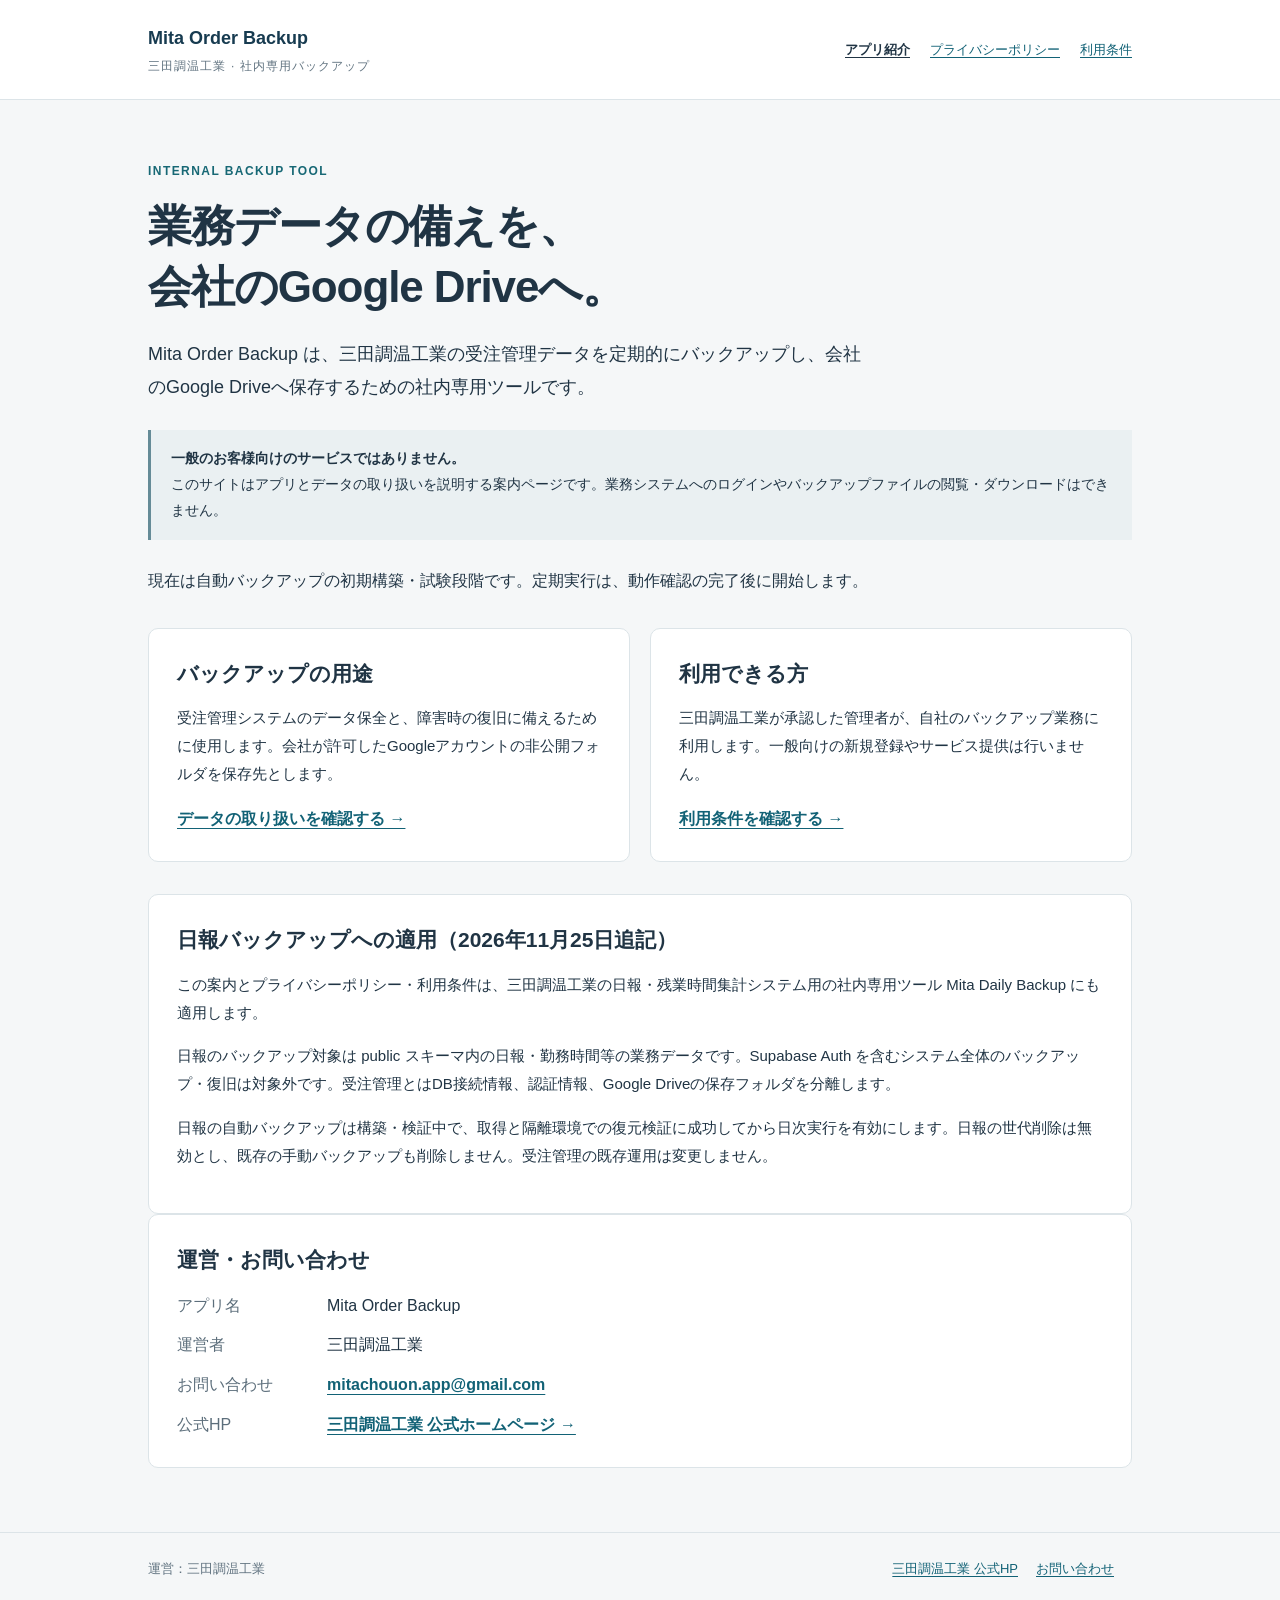
<file: index.html>
<!doctype html>
<html lang="ja"><head><meta charset="utf-8"><meta name="viewport" content="width=device-width, initial-scale=1"><title>Mita Order Backup | 三田調温工業</title><meta name="description" content="三田調温工業の社内専用バックアップアプリ Mita Order Backup のご案内。"><link rel="stylesheet" href="styles.css"></head><body>
<a class="skip" href="#main">本文へ移動</a><header><div class="wrap header-inner"><a class="brand" href="index.html">Mita Order Backup<small>三田調温工業 · 社内専用バックアップ</small></a><nav aria-label="メインナビゲーション"><a href="index.html" aria-current="page">アプリ紹介</a><a href="privacy.html">プライバシーポリシー</a><a href="terms.html">利用条件</a></nav></div></header>
<main id="main"><div class="wrap"><div class="eyebrow">INTERNAL BACKUP TOOL</div><h1>業務データの備えを、<br>会社のGoogle Driveへ。</h1><p class="lead">Mita Order Backup は、三田調温工業の受注管理データを定期的にバックアップし、会社のGoogle Driveへ保存するための社内専用ツールです。</p><div class="note"><strong>一般のお客様向けのサービスではありません。</strong><br>このサイトはアプリとデータの取り扱いを説明する案内ページです。業務システムへのログインやバックアップファイルの閲覧・ダウンロードはできません。</div><p>現在は自動バックアップの初期構築・試験段階です。定期実行は、動作確認の完了後に開始します。</p>
<div class="grid"><section class="card"><h2>バックアップの用途</h2><p>受注管理システムのデータ保全と、障害時の復旧に備えるために使用します。会社が許可したGoogleアカウントの非公開フォルダを保存先とします。</p><a href="privacy.html">データの取り扱いを確認する →</a></section><section class="card"><h2>利用できる方</h2><p>三田調温工業が承認した管理者が、自社のバックアップ業務に利用します。一般向けの新規登録やサービス提供は行いません。</p><a href="terms.html">利用条件を確認する →</a></section></div>
<section class="card"><h2>日報バックアップへの適用（2026年11月25日追記）</h2><p>この案内とプライバシーポリシー・利用条件は、三田調温工業の日報・残業時間集計システム用の社内専用ツール Mita Daily Backup にも適用します。</p><p>日報のバックアップ対象は public スキーマ内の日報・勤務時間等の業務データです。Supabase Auth を含むシステム全体のバックアップ・復旧は対象外です。受注管理とはDB接続情報、認証情報、Google Driveの保存フォルダを分離します。</p><p>日報の自動バックアップは構築・検証中で、取得と隔離環境での復元検証に成功してから日次実行を有効にします。日報の世代削除は無効とし、既存の手動バックアップも削除しません。受注管理の既存運用は変更しません。</p></section>
<section class="card"><h2>運営・お問い合わせ</h2><dl class="meta"><dt>アプリ名</dt><dd>Mita Order Backup</dd><dt>運営者</dt><dd>三田調温工業</dd><dt>お問い合わせ</dt><dd><a href="mailto:mitachouon.app@gmail.com">mitachouon.app@gmail.com</a></dd><dt>公式HP</dt><dd><a href="https://mita-chouon.co.jp/">三田調温工業 公式ホームページ →</a></dd></dl></section></div></main>
<footer><div class="wrap"><span>運営：三田調温工業</span><div><a href="https://mita-chouon.co.jp/">三田調温工業 公式HP</a><a href="mailto:mitachouon.app@gmail.com">お問い合わせ</a></div></div></footer></body></html>
</file>
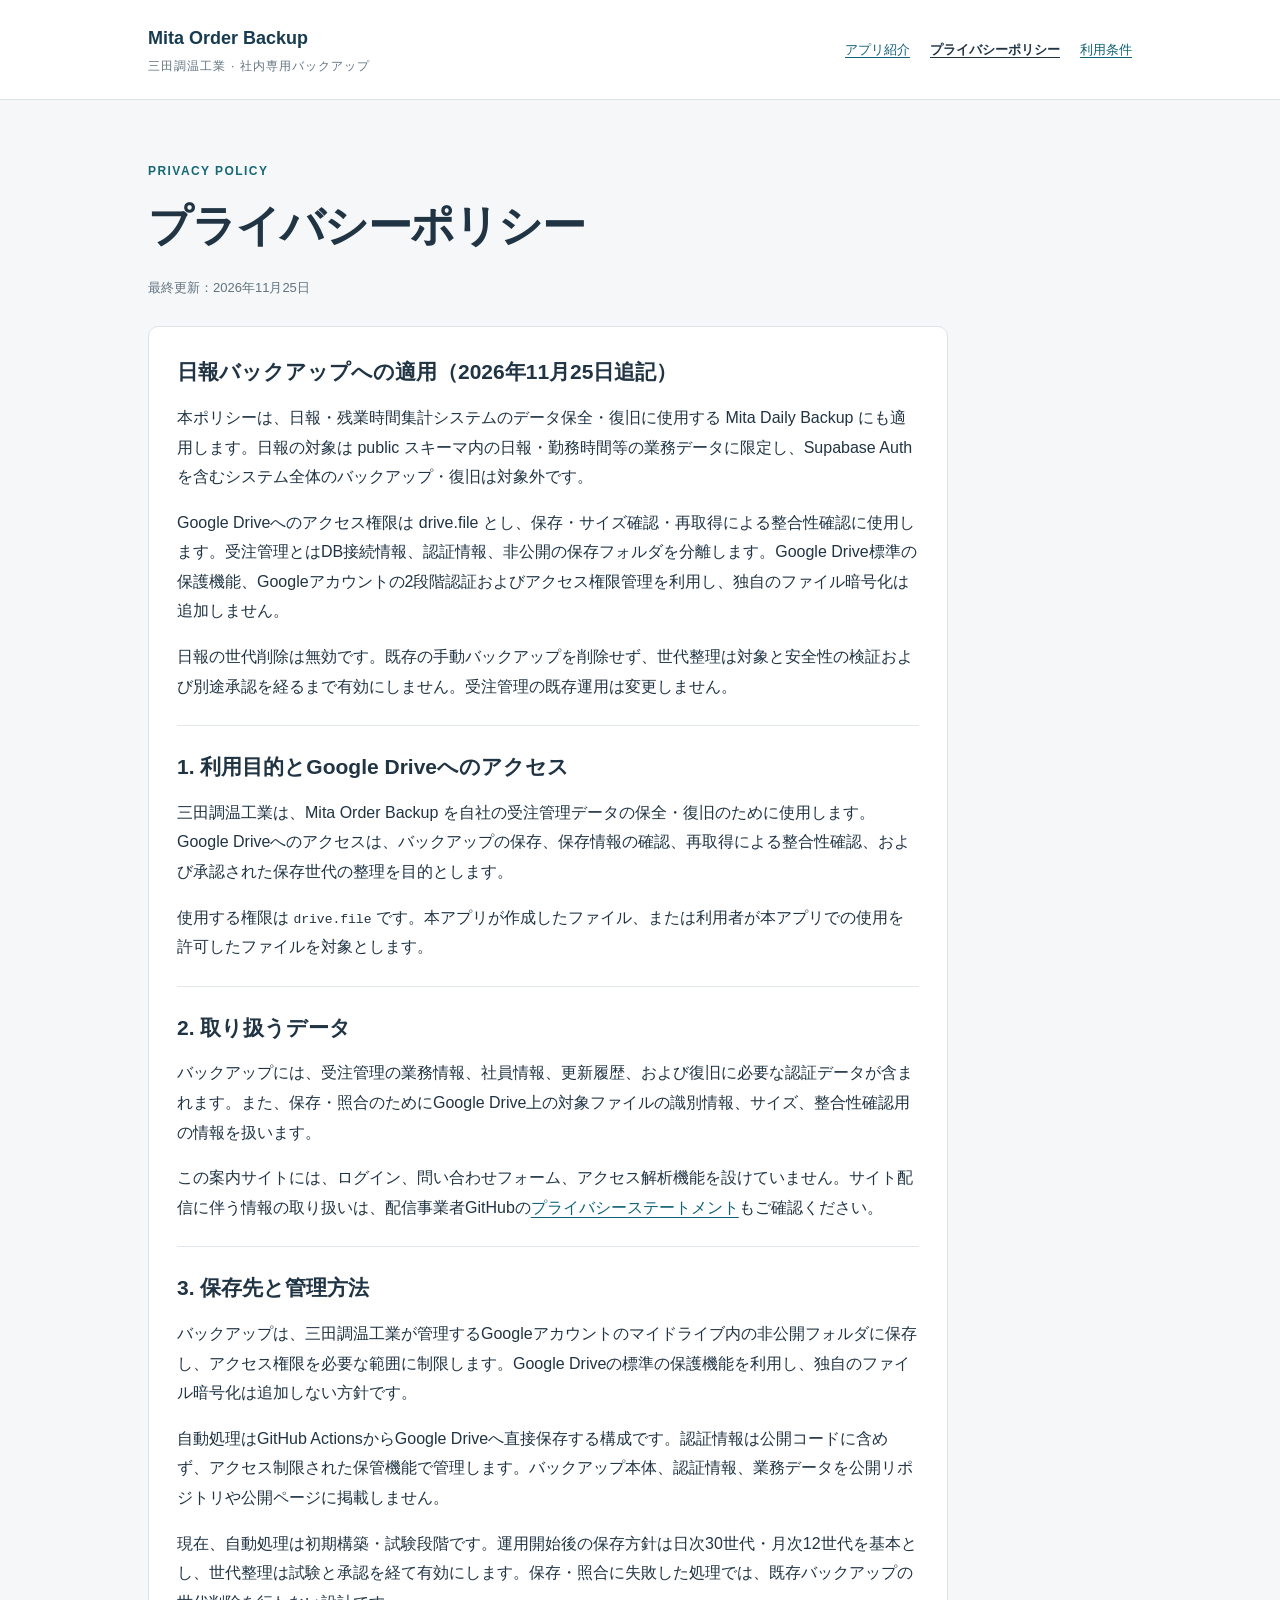
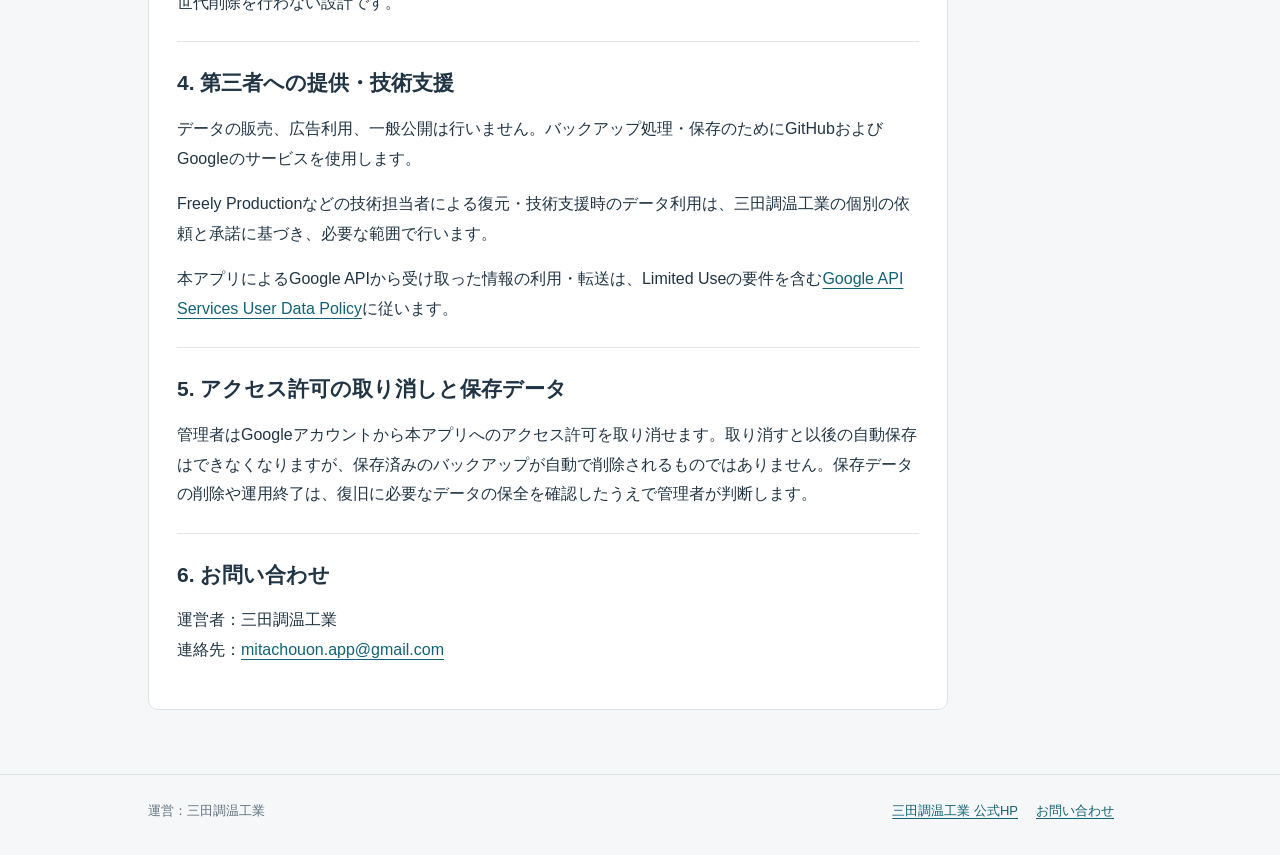
<file: privacy.html>
<!doctype html>
<html lang="ja"><head><meta charset="utf-8"><meta name="viewport" content="width=device-width, initial-scale=1"><title>プライバシーポリシー | Mita Order Backup</title><meta name="description" content="Mita Order Backupのデータの取り扱いとGoogle Driveへのアクセス目的。"><link rel="stylesheet" href="styles.css"></head><body>
<a class="skip" href="#main">本文へ移動</a><header><div class="wrap header-inner"><a class="brand" href="index.html">Mita Order Backup<small>三田調温工業 · 社内専用バックアップ</small></a><nav aria-label="メインナビゲーション"><a href="index.html">アプリ紹介</a><a href="privacy.html" aria-current="page">プライバシーポリシー</a><a href="terms.html">利用条件</a></nav></div></header>
<main id="main"><div class="wrap"><div class="legal"><div class="eyebrow">PRIVACY POLICY</div><h1>プライバシーポリシー</h1><p class="date">最終更新：2026年11月25日</p><article>
<section><h2>日報バックアップへの適用（2026年11月25日追記）</h2><p>本ポリシーは、日報・残業時間集計システムのデータ保全・復旧に使用する Mita Daily Backup にも適用します。日報の対象は public スキーマ内の日報・勤務時間等の業務データに限定し、Supabase Auth を含むシステム全体のバックアップ・復旧は対象外です。</p><p>Google Driveへのアクセス権限は drive.file とし、保存・サイズ確認・再取得による整合性確認に使用します。受注管理とはDB接続情報、認証情報、非公開の保存フォルダを分離します。Google Drive標準の保護機能、Googleアカウントの2段階認証およびアクセス権限管理を利用し、独自のファイル暗号化は追加しません。</p><p>日報の世代削除は無効です。既存の手動バックアップを削除せず、世代整理は対象と安全性の検証および別途承認を経るまで有効にしません。受注管理の既存運用は変更しません。</p></section>
<section><h2>1. 利用目的とGoogle Driveへのアクセス</h2><p>三田調温工業は、Mita Order Backup を自社の受注管理データの保全・復旧のために使用します。Google Driveへのアクセスは、バックアップの保存、保存情報の確認、再取得による整合性確認、および承認された保存世代の整理を目的とします。</p><p>使用する権限は <code>drive.file</code> です。本アプリが作成したファイル、または利用者が本アプリでの使用を許可したファイルを対象とします。</p></section>
<section><h2>2. 取り扱うデータ</h2><p>バックアップには、受注管理の業務情報、社員情報、更新履歴、および復旧に必要な認証データが含まれます。また、保存・照合のためにGoogle Drive上の対象ファイルの識別情報、サイズ、整合性確認用の情報を扱います。</p><p>この案内サイトには、ログイン、問い合わせフォーム、アクセス解析機能を設けていません。サイト配信に伴う情報の取り扱いは、配信事業者GitHubの<a href="https://docs.github.com/en/site-policy/privacy-policies/github-general-privacy-statement">プライバシーステートメント</a>もご確認ください。</p></section>
<section><h2>3. 保存先と管理方法</h2><p>バックアップは、三田調温工業が管理するGoogleアカウントのマイドライブ内の非公開フォルダに保存し、アクセス権限を必要な範囲に制限します。Google Driveの標準の保護機能を利用し、独自のファイル暗号化は追加しない方針です。</p><p>自動処理はGitHub ActionsからGoogle Driveへ直接保存する構成です。認証情報は公開コードに含めず、アクセス制限された保管機能で管理します。バックアップ本体、認証情報、業務データを公開リポジトリや公開ページに掲載しません。</p><p>現在、自動処理は初期構築・試験段階です。運用開始後の保存方針は日次30世代・月次12世代を基本とし、世代整理は試験と承認を経て有効にします。保存・照合に失敗した処理では、既存バックアップの世代削除を行わない設計です。</p></section>
<section><h2>4. 第三者への提供・技術支援</h2><p>データの販売、広告利用、一般公開は行いません。バックアップ処理・保存のためにGitHubおよびGoogleのサービスを使用します。</p><p>Freely Productionなどの技術担当者による復元・技術支援時のデータ利用は、三田調温工業の個別の依頼と承諾に基づき、必要な範囲で行います。</p><p>本アプリによるGoogle APIから受け取った情報の利用・転送は、Limited Useの要件を含む<a href="https://developers.google.com/terms/api-services-user-data-policy">Google API Services User Data Policy</a>に従います。</p></section>
<section><h2>5. アクセス許可の取り消しと保存データ</h2><p>管理者はGoogleアカウントから本アプリへのアクセス許可を取り消せます。取り消すと以後の自動保存はできなくなりますが、保存済みのバックアップが自動で削除されるものではありません。保存データの削除や運用終了は、復旧に必要なデータの保全を確認したうえで管理者が判断します。</p></section>
<section><h2>6. お問い合わせ</h2><p>運営者：三田調温工業<br>連絡先：<a href="mailto:mitachouon.app@gmail.com">mitachouon.app@gmail.com</a></p></section>
</article></div></div></main><footer><div class="wrap"><span>運営：三田調温工業</span><div><a href="https://mita-chouon.co.jp/">三田調温工業 公式HP</a><a href="mailto:mitachouon.app@gmail.com">お問い合わせ</a></div></div></footer></body></html>
</file>
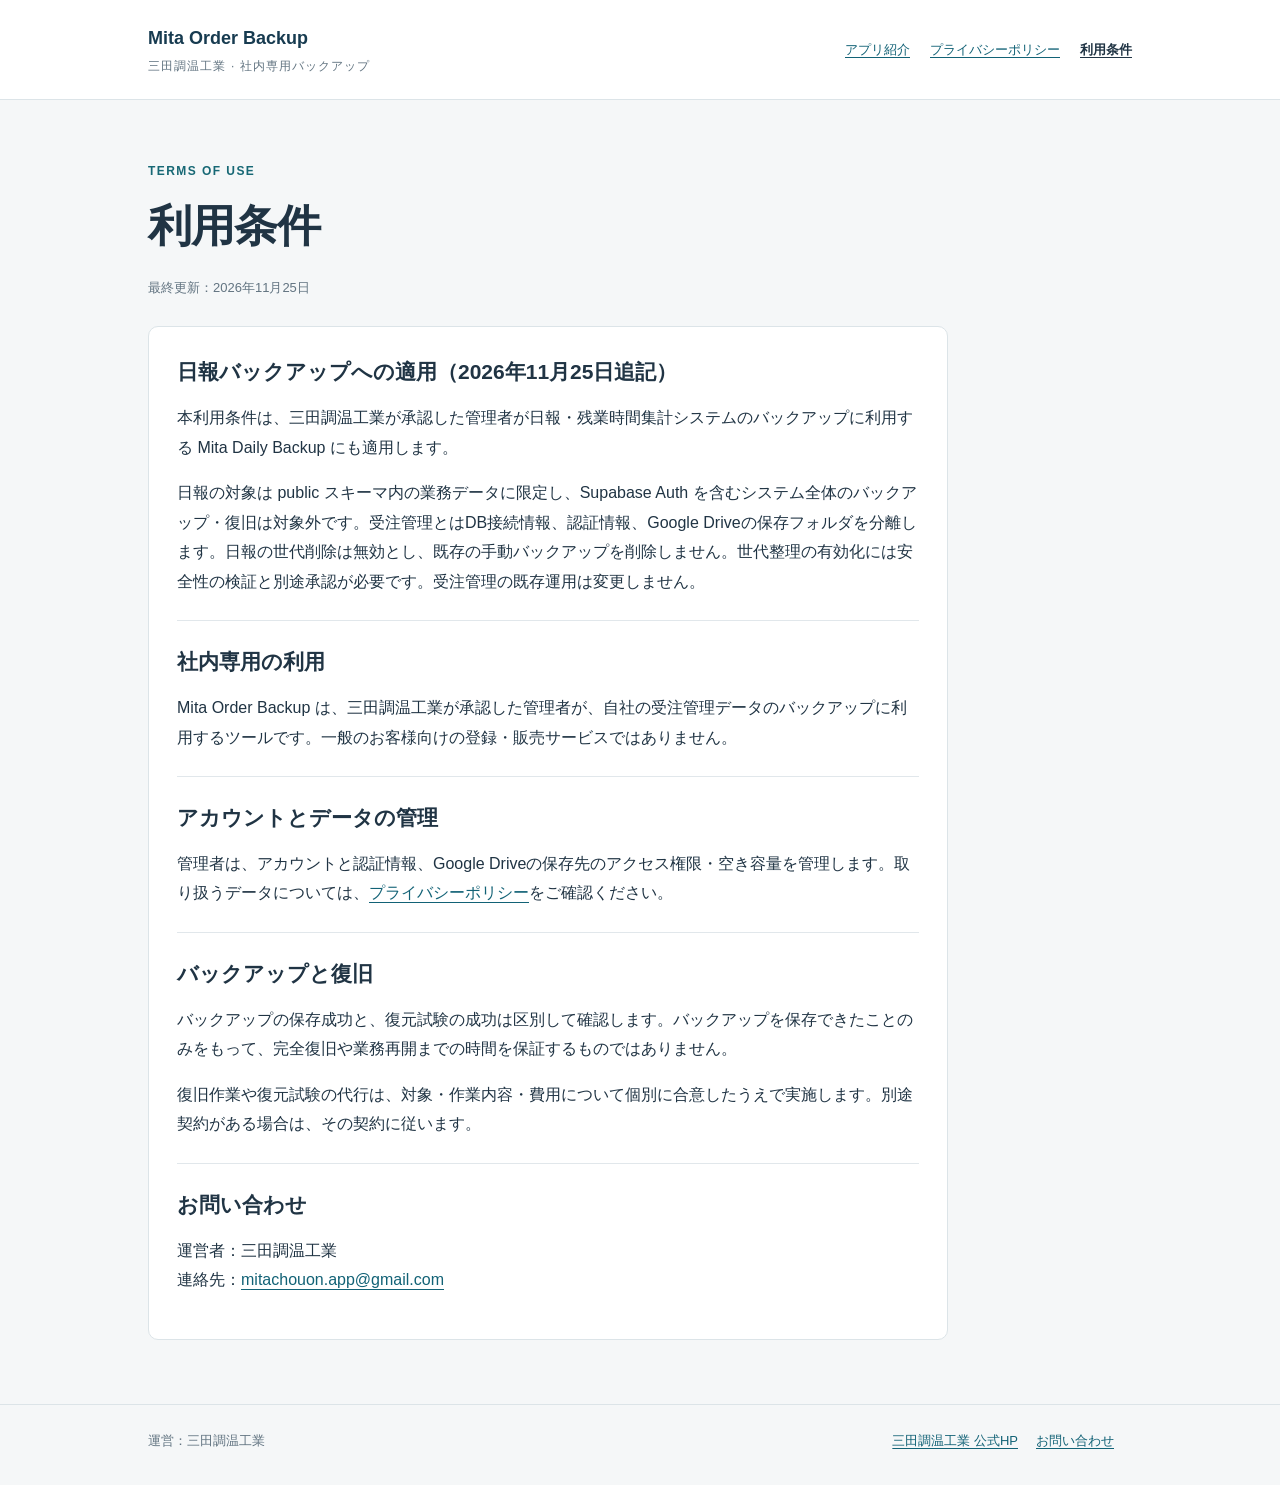
<file: terms.html>
<!doctype html>
<html lang="ja"><head><meta charset="utf-8"><meta name="viewport" content="width=device-width, initial-scale=1"><title>利用条件 | Mita Order Backup</title><meta name="description" content="三田調温工業の社内専用ツール Mita Order Backup の利用条件。"><link rel="stylesheet" href="styles.css"></head><body>
<a class="skip" href="#main">本文へ移動</a><header><div class="wrap header-inner"><a class="brand" href="index.html">Mita Order Backup<small>三田調温工業 · 社内専用バックアップ</small></a><nav aria-label="メインナビゲーション"><a href="index.html">アプリ紹介</a><a href="privacy.html">プライバシーポリシー</a><a href="terms.html" aria-current="page">利用条件</a></nav></div></header>
<main id="main"><div class="wrap"><div class="legal"><div class="eyebrow">TERMS OF USE</div><h1>利用条件</h1><p class="date">最終更新：2026年11月25日</p><article><section><h2>日報バックアップへの適用（2026年11月25日追記）</h2><p>本利用条件は、三田調温工業が承認した管理者が日報・残業時間集計システムのバックアップに利用する Mita Daily Backup にも適用します。</p><p>日報の対象は public スキーマ内の業務データに限定し、Supabase Auth を含むシステム全体のバックアップ・復旧は対象外です。受注管理とはDB接続情報、認証情報、Google Driveの保存フォルダを分離します。日報の世代削除は無効とし、既存の手動バックアップを削除しません。世代整理の有効化には安全性の検証と別途承認が必要です。受注管理の既存運用は変更しません。</p></section><section><h2>社内専用の利用</h2><p>Mita Order Backup は、三田調温工業が承認した管理者が、自社の受注管理データのバックアップに利用するツールです。一般のお客様向けの登録・販売サービスではありません。</p></section><section><h2>アカウントとデータの管理</h2><p>管理者は、アカウントと認証情報、Google Driveの保存先のアクセス権限・空き容量を管理します。取り扱うデータについては、<a href="privacy.html">プライバシーポリシー</a>をご確認ください。</p></section><section><h2>バックアップと復旧</h2><p>バックアップの保存成功と、復元試験の成功は区別して確認します。バックアップを保存できたことのみをもって、完全復旧や業務再開までの時間を保証するものではありません。</p><p>復旧作業や復元試験の代行は、対象・作業内容・費用について個別に合意したうえで実施します。別途契約がある場合は、その契約に従います。</p></section><section><h2>お問い合わせ</h2><p>運営者：三田調温工業<br>連絡先：<a href="mailto:mitachouon.app@gmail.com">mitachouon.app@gmail.com</a></p></section></article></div></div></main><footer><div class="wrap"><span>運営：三田調温工業</span><div><a href="https://mita-chouon.co.jp/">三田調温工業 公式HP</a><a href="mailto:mitachouon.app@gmail.com">お問い合わせ</a></div></div></footer></body></html>
</file>
<file: styles.css>
*{box-sizing:border-box}html{color-scheme:light}body{margin:0;background:#f5f7f8;color:#203444;font-family:-apple-system,BlinkMacSystemFont,"Hiragino Kaku Gothic ProN","Yu Gothic",sans-serif;line-height:1.85}a{color:#126276;text-underline-offset:.22em;overflow-wrap:anywhere}a:hover{color:#082f44}a:focus-visible{outline:3px solid #b87328;outline-offset:5px}.skip{position:absolute;top:-100px}.skip:focus{top:8px;background:white;padding:10px;z-index:2}.wrap{max-width:1040px;margin:auto;padding:0 28px}header{background:white;border-bottom:1px solid #dce4e8}.header-inner{display:flex;align-items:center;justify-content:space-between;gap:24px;padding-top:22px;padding-bottom:22px}.brand{font-size:18px;font-weight:700;text-decoration:none;color:#173b50}.brand small{display:block;font-size:12px;letter-spacing:.09em;font-weight:500;color:#627481}nav{display:flex;gap:20px;flex-wrap:wrap;font-size:13px}nav a[aria-current=page]{color:#203444;font-weight:700}main{padding:60px 0 64px}.eyebrow{color:#176875;letter-spacing:.12em;font-size:12px;font-weight:700}h1{font-size:clamp(28px,4.5vw,44px);line-height:1.4;letter-spacing:-.025em;margin:12px 0 20px}h2{font-size:21px;line-height:1.6;margin:0 0 14px}p{margin:0 0 16px}.lead{font-size:18px;max-width:730px}.note{border-left:3px solid #658b97;background:#eaf0f2;padding:16px 20px;margin:26px 0;font-size:14px}.grid{display:grid;grid-template-columns:1fr 1fr;gap:20px;margin:32px 0}.card,article{background:white;border:1px solid #dce4e8;border-radius:10px;padding:28px}.card p{font-size:15px}.card a{font-weight:700}.meta{display:grid;grid-template-columns:130px 1fr;gap:10px 20px;margin:0}.meta dt{color:#5c6e7b}.meta dd{margin:0;overflow-wrap:anywhere}.legal{max-width:800px}.legal section+section{border-top:1px solid #e1e7eb;padding-top:24px;margin-top:24px}.date{font-size:13px;color:#627481;margin-bottom:26px}footer{border-top:1px solid #dce4e8;padding:24px 0 32px;color:#627481;font-size:13px}footer .wrap{display:flex;justify-content:space-between;flex-wrap:wrap;gap:12px}footer a{margin-right:18px}@media(max-width:640px){.wrap{padding-left:20px;padding-right:20px}.header-inner{align-items:flex-start;flex-direction:column;gap:12px}nav{gap:10px 18px}main{padding:34px 0 40px}.grid{grid-template-columns:1fr}.card,article{padding:22px}.lead{font-size:16px}.meta{grid-template-columns:1fr;gap:2px}.meta dd{margin-bottom:14px}h2{font-size:20px}}
</file>
